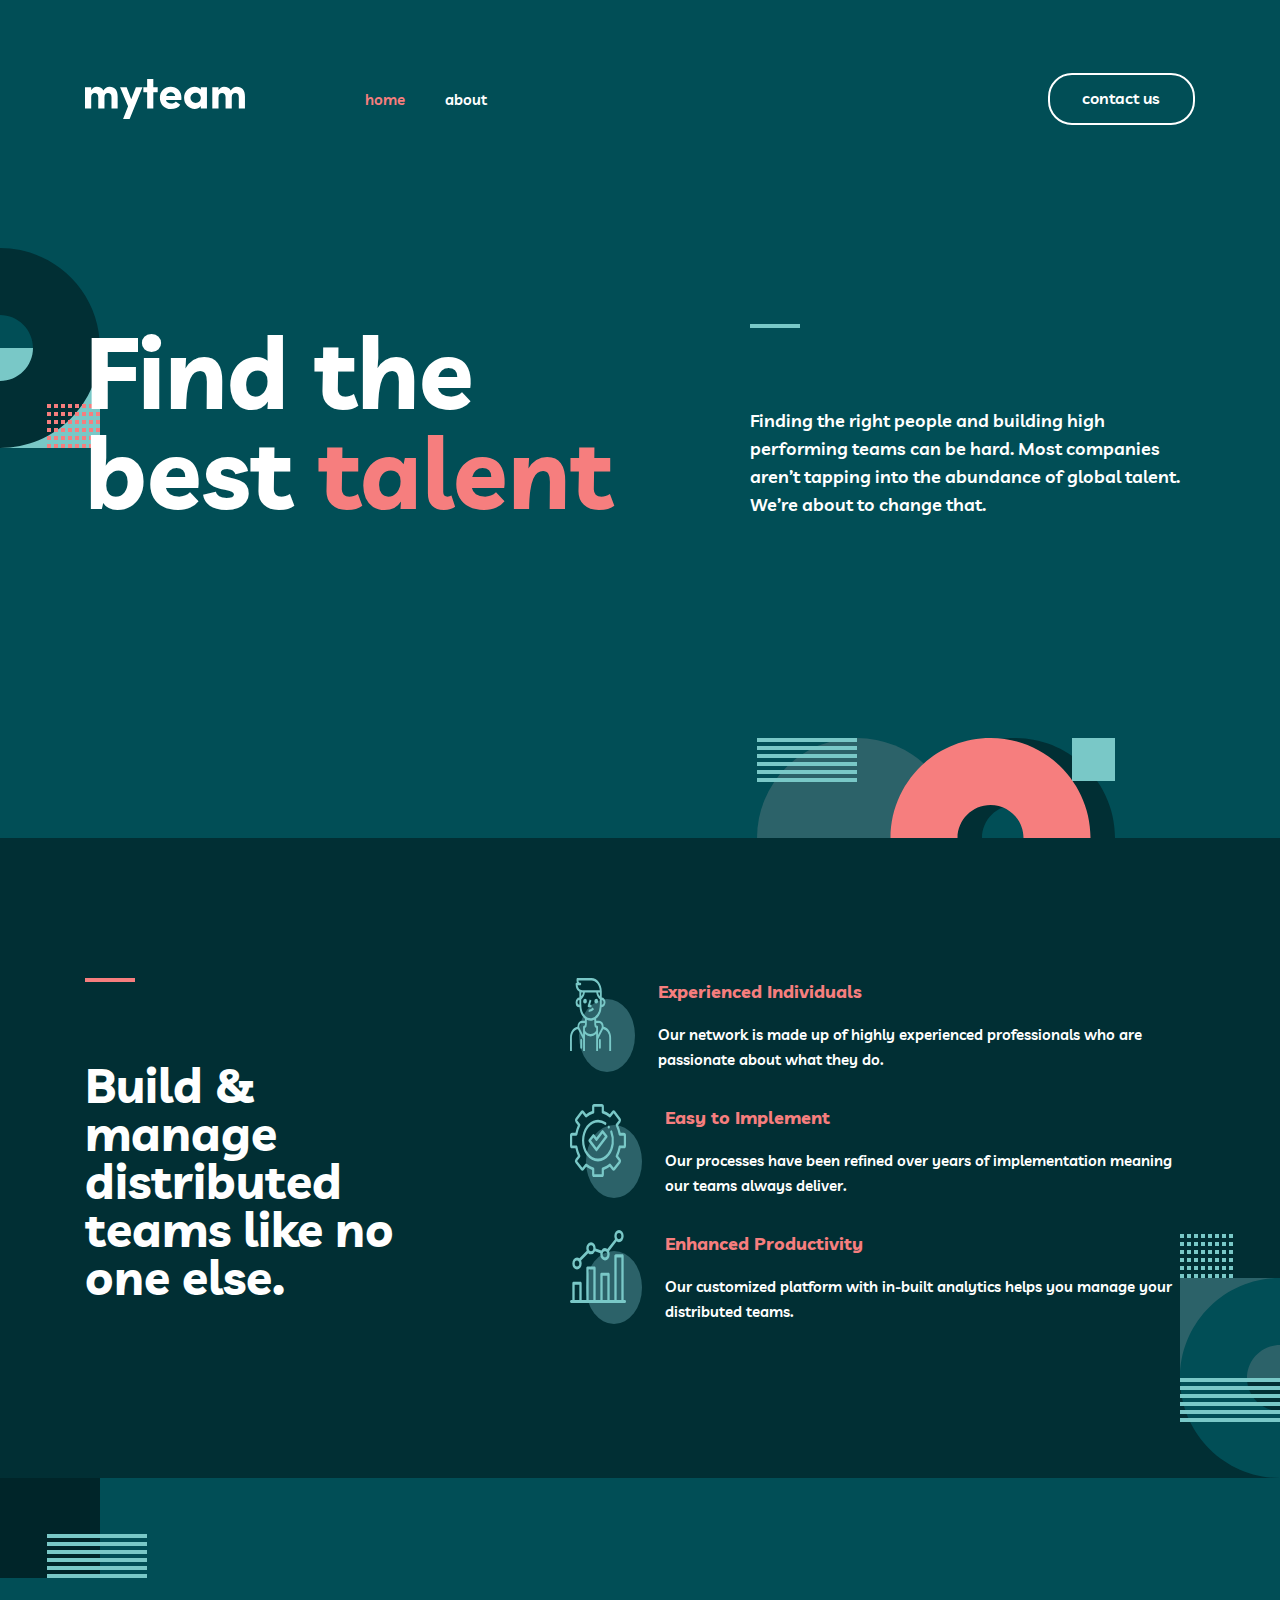
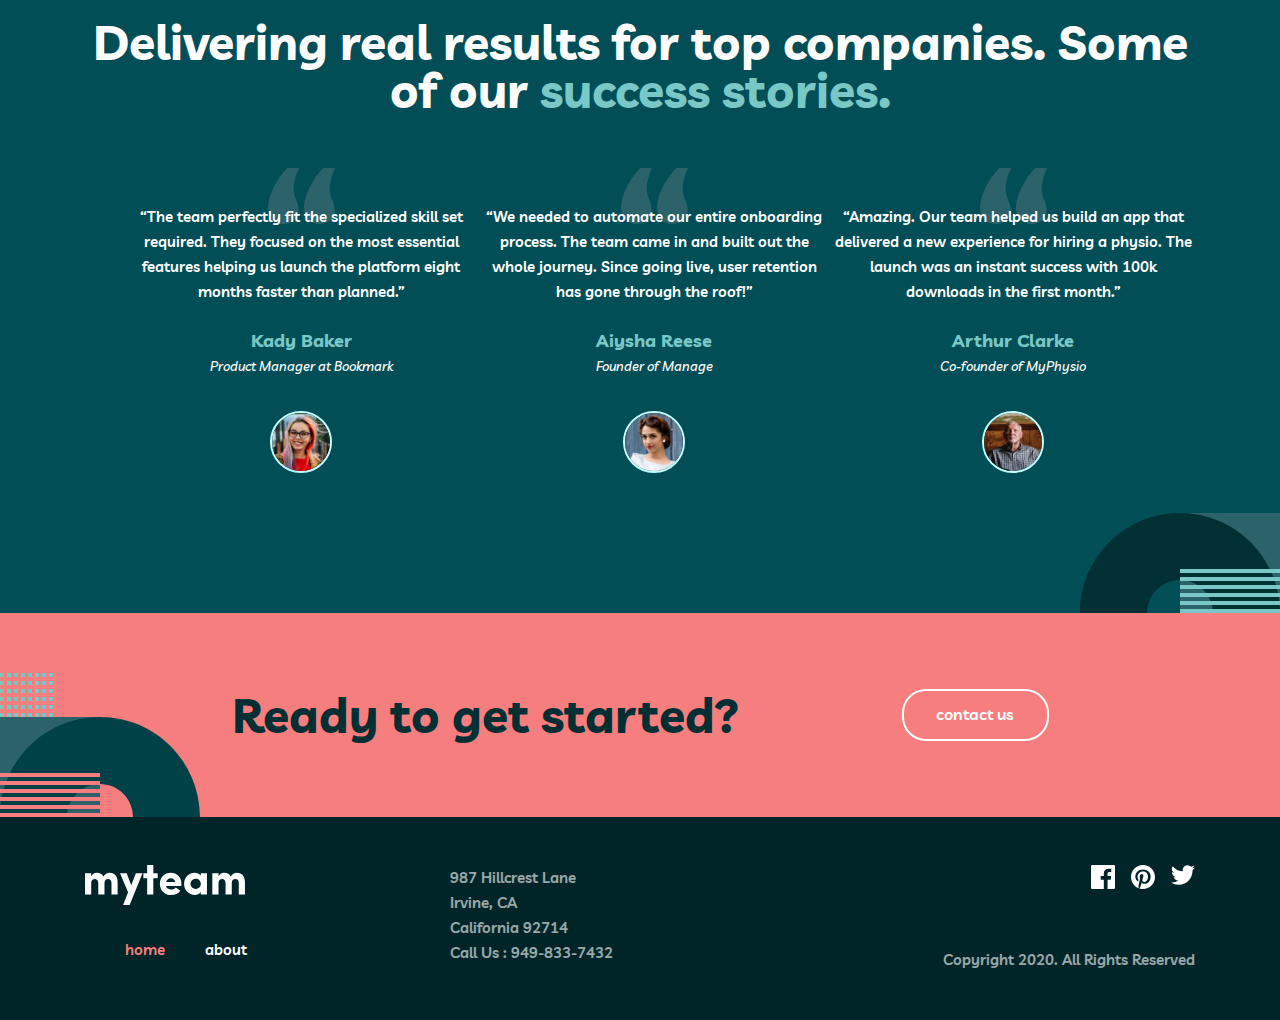
<file: index.html>
<!DOCTYPE html>
<html lang="en">
  <head>
    <meta charset="UTF-8" />
    <meta name="viewport" content="width=device-width, initial-scale=1.0" />
    <title>my team</title>

    <link rel="stylesheet" href="./css/index.css" />
  </head>
  <body>
    <!-- header start -->
    <header class="header">
      <div class="header-container container">
        <!-- logo -->
        <a href="#" class="site-logo">
          <img
            class="site-logo-image"
            src="./images/logo.svg"
            alt="myteam"
            width="160"
            height="40"
          />
        </a>
        <!-- nav -->
        <nav class="sitenav">
          <ul class="sitenav-list">
            <li class="sitenav-item">
              <a class="sitenav-link" href="#" id="active">home</a>
            </li>
            <li class="sitenav-item">
              <a class="sitenav-link" href="./pages/about.html">about</a>
            </li>
          </ul>
        </nav>

        <!-- Button/link -->
        <a class="btn btn-white header-btn" href="./pages/contact.html">
          contact us
        </a>
      </div>
    </header>
    <!-- header end -->

    <!-- Main start -->
    <main class="main">
      <section class="hero">
        <div class="hero-container container">
          <h1 class="hero-title">
            Find the best <span class="orange-text">talent</span>
          </h1>
          <div class="hero-description">
            <div class="divider blue-divider hero-divider"></div>
            <p class="hero-description-text">
              Finding the right people and building high performing teams can be
              hard. Most companies aren’t tapping into the abundance of global
              talent. We’re about to change that.
            </p>
          </div>
        </div>
      </section>

      <section class="service">
        <div class="service-container container">
          <div>
            <div class="divider orange-divider hero-divider"></div>
            <h2 class="service-title">
              Build & manage distributed teams like no one else.
            </h2>
          </div>
          <div class="div-service">
            <ul class="service-list">
              <li class="service-item">
                <img
                  class="service-icon"
                  src="./images/icon-person.svg"
                  alt="#"
                />
                <div class="service-content">
                  <h3 class="service-item-title orange-text">
                    Experienced Individuals
                  </h3>

                  <p class="service-description">
                    Our network is made up of highly experienced professionals
                    who are passionate about what they do.
                  </p>
                </div>
              </li>
              <li class="service-item">
                <img class="service-icon" src="./images/icon-cog.svg" alt="#" />
                <div class="service-content">
                  <h3 class="service-item-title orange-text">
                    Easy to Implement
                  </h3>
                  <p class="service-description">
                    Our processes have been refined over years of implementation
                    meaning our teams always deliver.
                  </p>
                </div>
              </li>
              <li class="service-item">
                <img
                  class="service-icon"
                  src="./images/icon-chart.svg"
                  alt="#"
                />
                <div class="service-content">
                  <h3 class="service-item-title orange-text">
                    Enhanced Productivity
                  </h3>
                  <p class="service-description">
                    Our customized platform with in-built analytics helps you
                    manage your distributed teams.
                  </p>
                </div>
              </li>
            </ul>
          </div>
        </div>
      </section>

      <section class="stories">
        <div class="stories-container container">
          <h2 class="stories-title">
            Delivering real results for top companies. Some of our
            <span class="blue-text">success stories.</span>
          </h2>
          <div class="stories-list-wrapper">
            <ul class="stories-list">
              <li class="stories-item">
                <p class="stories-description">
                  “The team perfectly fit the specialized skill set required.
                  They focused on the most essential features helping us launch
                  the platform eight months faster than planned.”
                </p>
                <div class="stories-item-content">
                  <h3 class="stories-owner-name blue-text">Kady Baker</h3>
                  <i class="stories-owner-job">Product Manager at Bookmark</i>
                </div>
                <img
                  class="stories-owner-image"
                  src="./images/avatar-kady.jpg"
                  alt=""
                  width="62"
                  height="62"
                />
              </li>
              <li class="stories-item">
                <p class="stories-description">
                  “We needed to automate our entire onboarding process. The team
                  came in and built out the whole journey. Since going live,
                  user retention has gone through the roof!”
                </p>
                <div class="stories-item-content">
                  <h3 class="stories-owner-name blue-text">Aiysha Reese</h3>
                  <i class="stories-owner-job">Founder of Manage</i>
                </div>
                <img
                  class="stories-owner-image"
                  src="./images/avatar-aiysha.jpg"
                  alt=""
                  width="62"
                  height="62"
                />
              </li>
              <li class="stories-item">
                <p class="stories-description">
                  “Amazing. Our team helped us build an app that delivered a new
                  experience for hiring a physio. The launch was an instant
                  success with 100k downloads in the first month.”
                </p>
                <div class="stories-item-content">
                  <h3 class="stories-owner-name blue-text">Arthur Clarke</h3>
                  <i class="stories-owner-job">Co-founder of MyPhysio</i>
                </div>
                <img
                  class="stories-owner-image"
                  src="./images/avatar-arthur.jpg"
                  alt=""
                  width="62"
                  height="62"
                />
              </li>
            </ul>
          </div>
        </div>
      </section>

      <section class="cta">
        <div class="cta-container container">
          <h2 class="cta-title">Ready to get started?</h2>
          <a class="btn btn-white cta-btn" href="./pages/contact.html"
            >contact us</a
          >
        </div>
      </section>
    </main>
    <!-- Main end -->

    <!-- foter start -->
    <foter class="foter">
      <div class="footer-container container">
        <div class="footer-nav">
          <!-- logo -->
          <a href="#" class="site-logo">
            <img
              class="site-logo-image"
              src="./images/logo.svg"
              alt="myteam"
              width="160"
              height="40"
            />
          </a>
          <!-- nav -->
          <nav class="sitenav">
            <ul class="sitenav-list">
              <li class="sitenav-item">
                <a class="sitenav-link" href="#" id="active">home</a>
              </li>
              <li class="sitenav-item">
                <a class="sitenav-link" href="#">about</a>
              </li>
            </ul>
          </nav>
        </div>

        <div class="footer-info">
          <address>
            987 Hillcrest Lane <br />
            Irvine, CA <br />
            California 92714 <br />
            Call Us :
            <a class="footer-tel" href="tel:949-833-7432">949-833-7432</a>
          </address>
        </div>
        <div class="footer-terms-and-links">
          <ul class="footer-links">
            <li class="footer-links-item">
              <a class="footer-links-link" href="#">
                <svg xmlns="http://www.w3.org/2000/svg" width="24" height="24">
                  <path
                    fill="#FFF"
                    d="M22.675 0H1.325C.593 0 0 .593 0 1.325v21.351C0 23.407.593 24 1.325 24H12.82v-9.294H9.692v-3.622h3.128V8.413c0-3.1 1.893-4.788 4.659-4.788 1.325 0 2.463.099 2.795.143v3.24l-1.918.001c-1.504 0-1.795.715-1.795 1.763v2.313h3.587l-.467 3.622h-3.12V24h6.116c.73 0 1.323-.593 1.323-1.325V1.325C24 .593 23.407 0 22.675 0z"
                  />
                </svg>
              </a>
            </li>
            <li class="footer-links-item">
              <a class="footer-links-link" href="#">
                <svg xmlns="http://www.w3.org/2000/svg" width="24" height="24">
                  <path
                    fill="#FFF"
                    d="M12 0C5.373 0 0 5.372 0 12c0 5.084 3.163 9.426 7.627 11.174-.105-.949-.2-2.405.042-3.441.218-.937 1.407-5.965 1.407-5.965s-.359-.719-.359-1.782c0-1.668.967-2.914 2.171-2.914 1.023 0 1.518.769 1.518 1.69 0 1.029-.655 2.568-.994 3.995-.283 1.194.599 2.169 1.777 2.169 2.133 0 3.772-2.249 3.772-5.495 0-2.873-2.064-4.882-5.012-4.882-3.414 0-5.418 2.561-5.418 5.207 0 1.031.397 2.138.893 2.738a.36.36 0 01.083.345l-.333 1.36c-.053.22-.174.267-.402.161-1.499-.698-2.436-2.889-2.436-4.649 0-3.785 2.75-7.262 7.929-7.262 4.163 0 7.398 2.967 7.398 6.931 0 4.136-2.607 7.464-6.227 7.464-1.216 0-2.359-.631-2.75-1.378l-.748 2.853c-.271 1.043-1.002 2.35-1.492 3.146C9.57 23.812 10.763 24 12 24c6.627 0 12-5.373 12-12 0-6.628-5.373-12-12-12z"
                  />
                </svg>
              </a>
            </li>
            <li class="footer-links-item">
              <a class="footer-links-link" href="#">
                <svg xmlns="http://www.w3.org/2000/svg" width="24" height="24">
                  <path
                    fill="#FFF"
                    d="M24 2.557a9.83 9.83 0 01-2.828.775A4.932 4.932 0 0023.337.608a9.864 9.864 0 01-3.127 1.195A4.916 4.916 0 0016.616.248c-3.179 0-5.515 2.966-4.797 6.045A13.978 13.978 0 011.671 1.149a4.93 4.93 0 001.523 6.574 4.903 4.903 0 01-2.229-.616c-.054 2.281 1.581 4.415 3.949 4.89a4.935 4.935 0 01-2.224.084 4.928 4.928 0 004.6 3.419A9.9 9.9 0 010 17.54a13.94 13.94 0 007.548 2.212c9.142 0 14.307-7.721 13.995-14.646A10.025 10.025 0 0024 2.557z"
                  />
                </svg>
              </a>
            </li>
          </ul>
          <p class="footer-terms">Copyright 2020. All Rights Reserved</p>
        </div>
      </div>
    </foter>
    <!-- foter end -->
  </body>
</html>
</file>
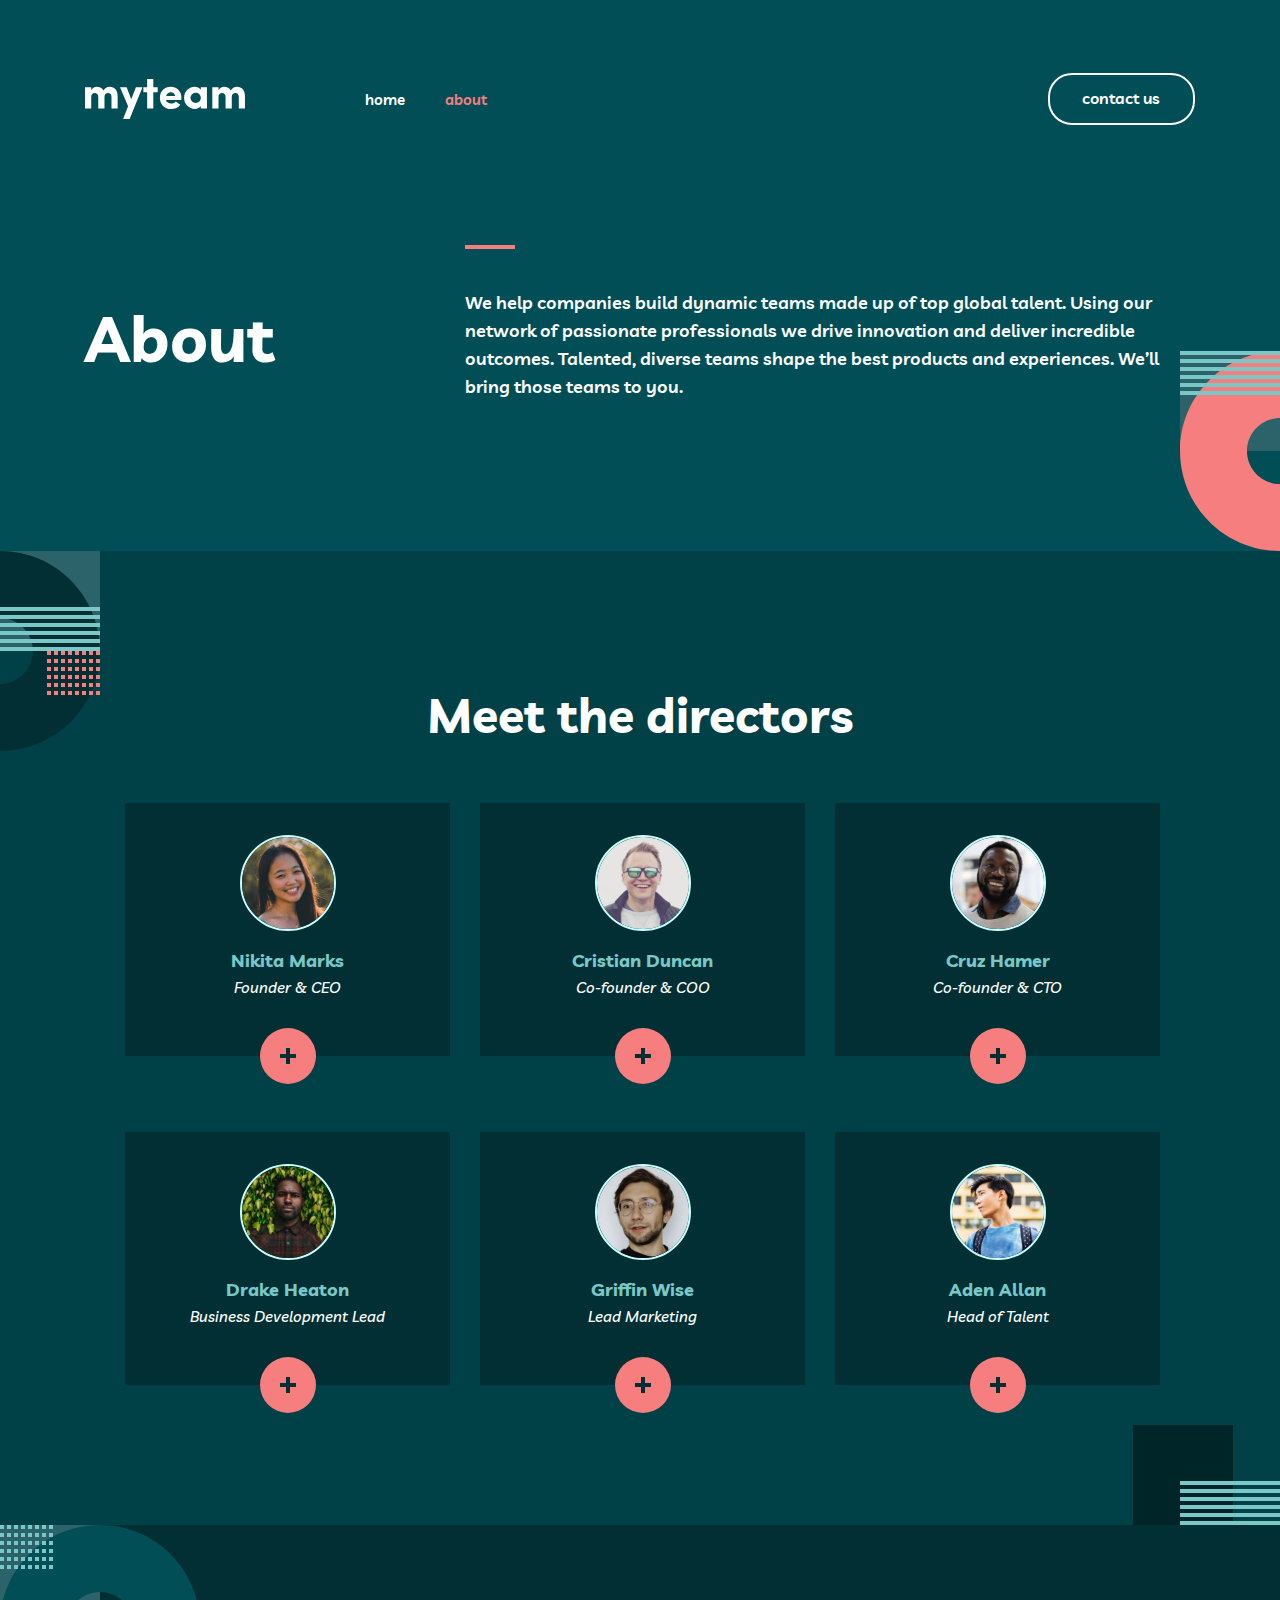
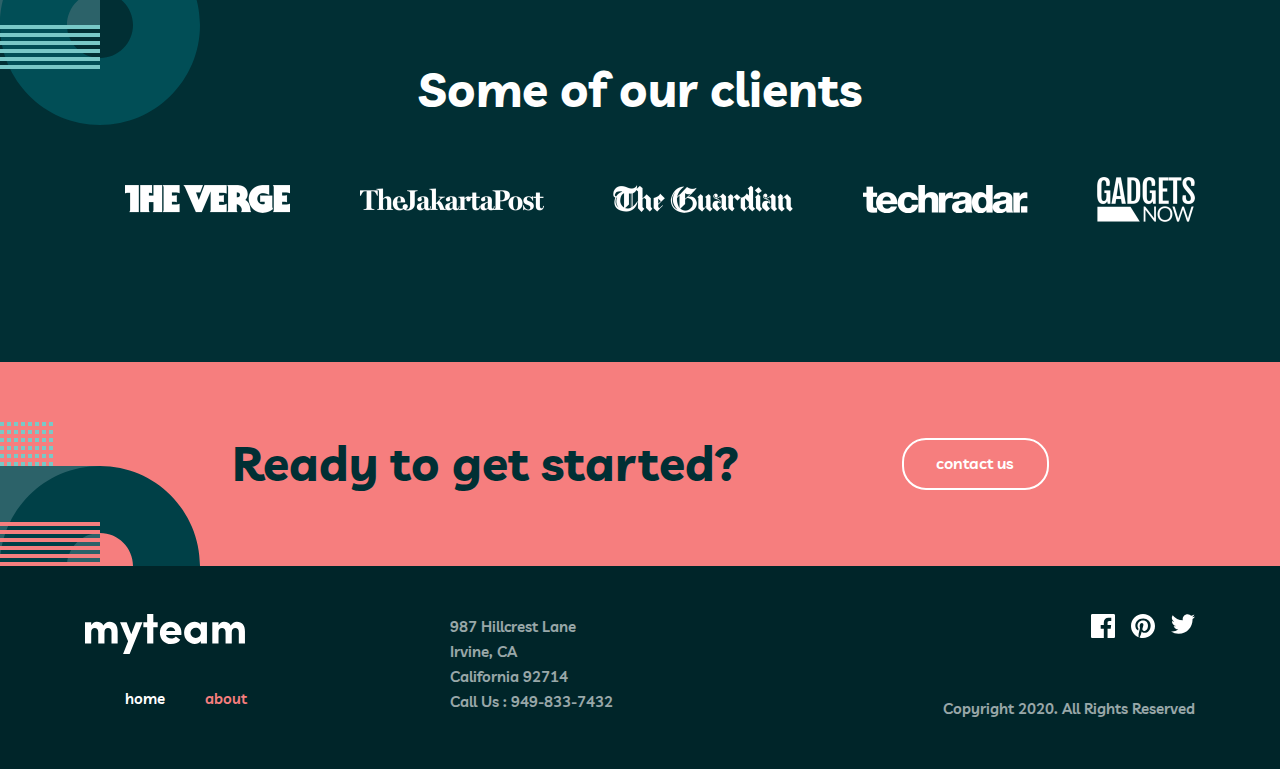
<file: pages/about.html>
<!DOCTYPE html>
<html lang="en">
  <head>
    <meta charset="UTF-8" />
    <meta name="viewport" content="width=device-width, initial-scale=1.0" />
    <title>Myteam | About</title>

    <link rel="stylesheet" href="../css/about.css" />
  </head>
  <body>
    <!-- HEADER START -->

    <header class="header">
      <div class="header-container container">
        <!-- logo -->
        <a href="#" class="site-logo">
          <img
            class="site-logo-image"
            src="../images/logo.svg"
            alt="myteam"
            width="160"
            height="40"
          />
        </a>
        <!-- nav -->
        <nav class="sitenav">
          <ul class="sitenav-list">
            <li class="sitenav-item">
              <a class="sitenav-link" href="../index.html">home</a>
            </li>
            <li class="sitenav-item">
              <a class="sitenav-link" href="#" id="active">about</a>
            </li>
          </ul>
        </nav>

        <!-- Button/link -->
        <a class="btn btn-white header-btn" href="./contact.html">
          contact us
        </a>
      </div>
    </header>
    <!--  HEADER END -->
    <!-- MAIN START -->
    <main class="main">
      <section class="hero">
        <div class="hero-container container">
          <h1 class="hero-title">About</h1>
          <div class="hero-content">
            <div class="divider hero-divider orange-divider"></div>
            <p class="hero-description">
              We help companies build dynamic teams made up of top global
              talent. Using our network of passionate professionals we drive
              innovation and deliver incredible outcomes. Talented, diverse
              teams shape the best products and experiences. We’ll bring those
              teams to you.
            </p>
          </div>
        </div>
      </section>

      <section class="directors">
        <div class="directors-contaner container">
          <h2 class="directors-title">Meet the directors</h2>
          <ul class="directors-list">
            <li class="directors-list-item">
              <img
                src="../images/avatar-nikita.jpg"
                alt="avatar"
                class="directors-item-avatar"
              />
              <h3 class="directors-item-title">Nikita Marks</h3>
              <i class="directors-item-level">Founder & CEO</i>
              <button class="direktors-item-show-info-btn">
                <img src="../images/icon-cross.svg" alt="" />
              </button>
            </li>
            <li class="directors-list-item">
              <img
                src="../images/avatar-christian.jpg"
                alt="avatar"
                class="directors-item-avatar"
              />
              <h3 class="directors-item-title">Cristian Duncan</h3>
              <i class="directors-item-level">Co-founder & COO</i>
              <button class="direktors-item-show-info-btn">
                <img src="../images/icon-cross.svg" alt="" />
              </button>
            </li>
            <li class="directors-list-item">
              <img
                src="../images/avatar-cruz.jpg"
                alt="avatar"
                class="directors-item-avatar"
              />
              <h3 class="directors-item-title">Cruz Hamer</h3>
              <i class="directors-item-level">Co-founder & CTO</i>
              <button class="direktors-item-show-info-btn">
                <img src="../images/icon-cross.svg" alt="" />
              </button>
            </li>
            <li class="directors-list-item">
              <img
                src="../images/avatar-drake.jpg"
                alt="avatar"
                class="directors-item-avatar"
              />
              <h3 class="directors-item-title">Drake Heaton</h3>
              <i class="directors-item-level">Business Development Lead</i>
              <button class="direktors-item-show-info-btn">
                <img src="../images/icon-cross.svg" alt="" />
              </button>
            </li>
            <li class="directors-list-item">
              <img
                src="../images/avatar-griffin.jpg"
                alt="avatar"
                class="directors-item-avatar"
              />
              <h3 class="directors-item-title">Griffin Wise</h3>
              <i class="directors-item-level">Lead Marketing</i>
              <button class="direktors-item-show-info-btn">
                <img src="../images/icon-cross.svg" alt="" />
              </button>
            </li>
            <li class="directors-list-item">
              <img
                src="../images/avatar-aden.jpg"
                alt="avatar"
                class="directors-item-avatar"
              />
              <h3 class="directors-item-title">Aden Allan</h3>
              <i class="directors-item-level">Head of Talent</i>
              <button class="direktors-item-show-info-btn">
                <img src="../images/icon-cross.svg" alt="" />
              </button>
            </li>
          </ul>
        </div>
      </section>

      <section class="clients">
        <div class="clients-container container">
          <h2 class="clients-title">Some of our clients</h2>
          <ul class="clients-logo-list">
            <li class="clients-logo-item">
              <img
                src="../images/logo-the-verge.png"
                alt=""
                width="165"
                height="28"
              />
            </li>
            <li class="clients-logo-item">
              <img
                src="../images/logo-jakarta-post.png"
                alt=""
                width="184"
                height="23"
              />
            </li>
            <li class="clients-logo-item">
              <img
                src="../images/logo-the-guardian.png"
                alt=""
                width="180"
                height="28"
              />
            </li>
            <li class="clients-logo-item">
              <img
                src="../images/logo-tech-radar.png"
                alt=""
                width="165"
                height="28"
              />
            </li>
            <li class="clients-logo-item">
              <img
                src="../images/logo-gadgets-now.png"
                alt=""
                width="98"
                height="45"
              />
            </li>
          </ul>
        </div>
      </section>

      <section class="cta">
        <div class="cta-container container">
          <h2 class="cta-title">Ready to get started?</h2>
          <a class="btn btn-white cta-btn" href="./contact.html">contact us</a>
        </div>
      </section>
    </main>
    <!-- MAIN END -->

    <!-- foter start -->
    <foter class="foter">
      <div class="footer-container container">
        <div class="footer-nav">
          <!-- logo -->
          <a href="#" class="site-logo">
            <img
              class="site-logo-image"
              src="../images/logo.svg"
              alt="myteam"
              width="160"
              height="40"
            />
          </a>
          <!-- nav -->
          <nav class="sitenav">
            <ul class="sitenav-list">
              <li class="sitenav-item">
                <a class="sitenav-link" href="../index.html">home</a>
              </li>
              <li class="sitenav-item">
                <a class="sitenav-link" href="#" id="active">about</a>
              </li>
            </ul>
          </nav>
        </div>

        <div class="footer-info">
          <address>
            987 Hillcrest Lane <br />
            Irvine, CA <br />
            California 92714 <br />
            Call Us :
            <a class="footer-tel" href="tel:949-833-7432">949-833-7432</a>
          </address>
        </div>
        <div class="footer-terms-and-links">
          <ul class="footer-links">
            <li class="footer-links-item">
              <a class="footer-links-link" href="#">
                <svg xmlns="http://www.w3.org/2000/svg" width="24" height="24">
                  <path
                    fill="#FFF"
                    d="M22.675 0H1.325C.593 0 0 .593 0 1.325v21.351C0 23.407.593 24 1.325 24H12.82v-9.294H9.692v-3.622h3.128V8.413c0-3.1 1.893-4.788 4.659-4.788 1.325 0 2.463.099 2.795.143v3.24l-1.918.001c-1.504 0-1.795.715-1.795 1.763v2.313h3.587l-.467 3.622h-3.12V24h6.116c.73 0 1.323-.593 1.323-1.325V1.325C24 .593 23.407 0 22.675 0z"
                  />
                </svg>
              </a>
            </li>
            <li class="footer-links-item">
              <a class="footer-links-link" href="#">
                <svg xmlns="http://www.w3.org/2000/svg" width="24" height="24">
                  <path
                    fill="#FFF"
                    d="M12 0C5.373 0 0 5.372 0 12c0 5.084 3.163 9.426 7.627 11.174-.105-.949-.2-2.405.042-3.441.218-.937 1.407-5.965 1.407-5.965s-.359-.719-.359-1.782c0-1.668.967-2.914 2.171-2.914 1.023 0 1.518.769 1.518 1.69 0 1.029-.655 2.568-.994 3.995-.283 1.194.599 2.169 1.777 2.169 2.133 0 3.772-2.249 3.772-5.495 0-2.873-2.064-4.882-5.012-4.882-3.414 0-5.418 2.561-5.418 5.207 0 1.031.397 2.138.893 2.738a.36.36 0 01.083.345l-.333 1.36c-.053.22-.174.267-.402.161-1.499-.698-2.436-2.889-2.436-4.649 0-3.785 2.75-7.262 7.929-7.262 4.163 0 7.398 2.967 7.398 6.931 0 4.136-2.607 7.464-6.227 7.464-1.216 0-2.359-.631-2.75-1.378l-.748 2.853c-.271 1.043-1.002 2.35-1.492 3.146C9.57 23.812 10.763 24 12 24c6.627 0 12-5.373 12-12 0-6.628-5.373-12-12-12z"
                  />
                </svg>
              </a>
            </li>
            <li class="footer-links-item">
              <a class="footer-links-link" href="#">
                <svg xmlns="http://www.w3.org/2000/svg" width="24" height="24">
                  <path
                    fill="#FFF"
                    d="M24 2.557a9.83 9.83 0 01-2.828.775A4.932 4.932 0 0023.337.608a9.864 9.864 0 01-3.127 1.195A4.916 4.916 0 0016.616.248c-3.179 0-5.515 2.966-4.797 6.045A13.978 13.978 0 011.671 1.149a4.93 4.93 0 001.523 6.574 4.903 4.903 0 01-2.229-.616c-.054 2.281 1.581 4.415 3.949 4.89a4.935 4.935 0 01-2.224.084 4.928 4.928 0 004.6 3.419A9.9 9.9 0 010 17.54a13.94 13.94 0 007.548 2.212c9.142 0 14.307-7.721 13.995-14.646A10.025 10.025 0 0024 2.557z"
                  />
                </svg>
              </a>
            </li>
          </ul>
          <p class="footer-terms">Copyright 2020. All Rights Reserved</p>
        </div>
      </div>
    </foter>
    <!-- foter end -->
  </body>
</html>
</file>
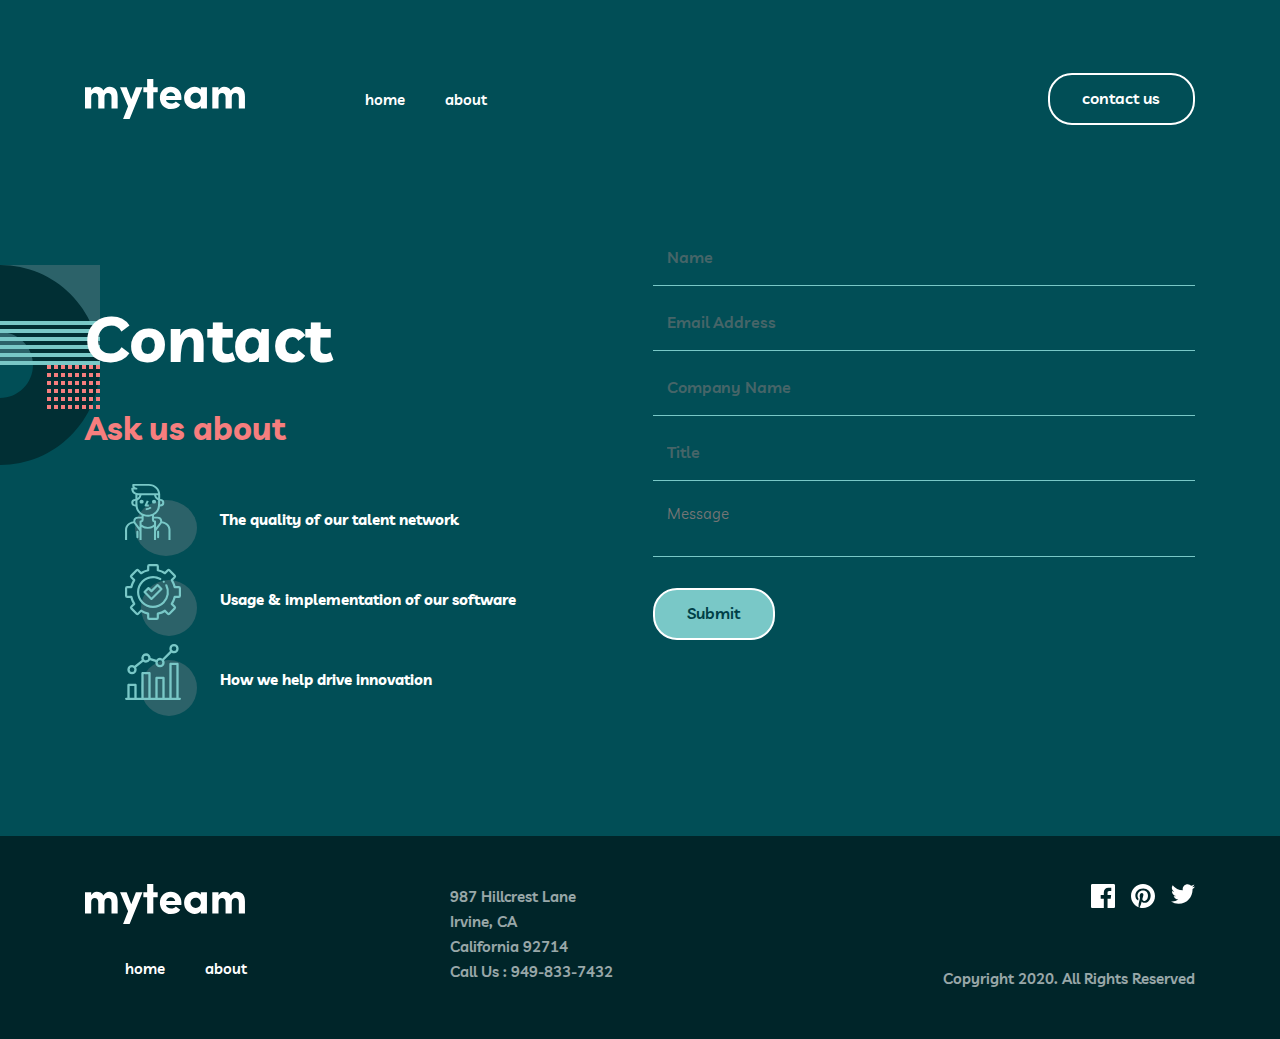
<file: pages/contact.html>
<!DOCTYPE html>
<html lang="en">
  <head>
    <meta charset="UTF-8" />
    <meta name="viewport" content="width=device-width, initial-scale=1.0" />
    <title>My team | Contact</title>
  </head>
  <body>
    <!DOCTYPE html>
    <html lang="en">
      <head>
        <meta charset="UTF-8" />
        <meta name="viewport" content="width=device-width, initial-scale=1.0" />
        <title>Myteam | About</title>

        <link rel="stylesheet" href="../css/contact.css" />
      </head>
      <body>
        <!-- HEADER START -->

        <header class="header">
          <div class="header-container container">
            <!-- logo -->
            <a href="#" class="site-logo">
              <img
                class="site-logo-image"
                src="../images/logo.svg"
                alt="myteam"
                width="160"
                height="40"
              />
            </a>
            <!-- nav -->
            <nav class="sitenav">
              <ul class="sitenav-list">
                <li class="sitenav-item">
                  <a class="sitenav-link" href="../index.html">home</a>
                </li>
                <li class="sitenav-item">
                  <a class="sitenav-link" href="./about.html">about</a>
                </li>
              </ul>
            </nav>

            <!-- Button/link -->
            <a class="btn btn-white header-btn" href="#"> contact us </a>
          </div>
        </header>
        <!--  HEADER END -->

        <!-- MAIN START -->
        <main class="main">
          <section class="hero">
            <div class="hero-container container">
              <div class="hero-content">
                <h1 class="hero-title">Contact</h1>
                <h2 class="hero-subtitle orange-text">Ask us about</h2>
                <ul class="hero-content-list">
                  <li class="hero-content-item">
                    <img
                      src="../images/icon-person.svg"
                      alt=""
                      width="72px"
                      height="72px"
                      class="hero-content-image"
                    />
                    <p class="hero-content-description">
                      The quality of our talent network
                    </p>
                  </li>
                  <li class="hero-content-item">
                    <img
                      src="../images/icon-cog.svg"
                      alt=""
                      class="hero-content-image"
                      width="72px"
                      height="72px"
                    />
                    <p class="hero-content-description">
                      Usage & implementation of our software
                    </p>
                  </li>
                  <li class="hero-content-item">
                    <img
                      src="../images/icon-chart.svg"
                      alt=""
                      class="hero-content-image"
                      width="72px"
                      height="72px"
                    />
                    <p class="hero-content-description">
                      How we help drive innovation
                    </p>
                  </li>
                </ul>
              </div>
              <div class="hero-form-wrapper">
                <form class="hero-form">
                  <div class="hero-form-control">
                    <input
                      class="hero-form-input"
                      type="text"
                      placeholder="Name"
                    />
                  </div>
                  <div class="hero-form-control">
                    <input
                      class="hero-form-input"
                      type="text"
                      placeholder="Email Address"
                    />
                  </div>
                  <div class="hero-form-control">
                    <input
                      class="hero-form-input"
                      type="text"
                      placeholder="Company Name"
                    />
                  </div>
                  <div class="hero-form-control">
                    <input
                      class="hero-form-input"
                      type="text"
                      placeholder="Title"
                    />
                  </div>
                  <div class="hero-form-control">
                    <textarea
                      class="hero-form-texteria"
                      name=""
                      id=""
                      placeholder="Message"
                    ></textarea>
                  </div>
                  <button class="btn btn-white hero-btn">Submit</button>
                </form>
              </div>
            </div>
          </section>
        </main>
        <!-- MAIN END -->

        <!-- foter start -->
        <foter class="foter">
          <div class="footer-container container">
            <div class="footer-nav">
              <!-- logo -->
              <a href="#" class="site-logo">
                <img
                  class="site-logo-image"
                  src="../images/logo.svg"
                  alt="myteam"
                  width="160"
                  height="40"
                />
              </a>
              <!-- nav -->
              <nav class="sitenav">
                <ul class="sitenav-list">
                  <li class="sitenav-item">
                    <a class="sitenav-link" href="../index.html">home</a>
                  </li>
                  <li class="sitenav-item">
                    <a class="sitenav-link" href="./about.html">about</a>
                  </li>
                </ul>
              </nav>
            </div>

            <div class="footer-info">
              <address>
                987 Hillcrest Lane <br />
                Irvine, CA <br />
                California 92714 <br />
                Call Us :
                <a class="footer-tel" href="tel:949-833-7432">949-833-7432</a>
              </address>
            </div>
            <div class="footer-terms-and-links">
              <ul class="footer-links">
                <li class="footer-links-item">
                  <a class="footer-links-link" href="#">
                    <svg
                      xmlns="http://www.w3.org/2000/svg"
                      width="24"
                      height="24"
                    >
                      <path
                        fill="#FFF"
                        d="M22.675 0H1.325C.593 0 0 .593 0 1.325v21.351C0 23.407.593 24 1.325 24H12.82v-9.294H9.692v-3.622h3.128V8.413c0-3.1 1.893-4.788 4.659-4.788 1.325 0 2.463.099 2.795.143v3.24l-1.918.001c-1.504 0-1.795.715-1.795 1.763v2.313h3.587l-.467 3.622h-3.12V24h6.116c.73 0 1.323-.593 1.323-1.325V1.325C24 .593 23.407 0 22.675 0z"
                      />
                    </svg>
                  </a>
                </li>
                <li class="footer-links-item">
                  <a class="footer-links-link" href="#">
                    <svg
                      xmlns="http://www.w3.org/2000/svg"
                      width="24"
                      height="24"
                    >
                      <path
                        fill="#FFF"
                        d="M12 0C5.373 0 0 5.372 0 12c0 5.084 3.163 9.426 7.627 11.174-.105-.949-.2-2.405.042-3.441.218-.937 1.407-5.965 1.407-5.965s-.359-.719-.359-1.782c0-1.668.967-2.914 2.171-2.914 1.023 0 1.518.769 1.518 1.69 0 1.029-.655 2.568-.994 3.995-.283 1.194.599 2.169 1.777 2.169 2.133 0 3.772-2.249 3.772-5.495 0-2.873-2.064-4.882-5.012-4.882-3.414 0-5.418 2.561-5.418 5.207 0 1.031.397 2.138.893 2.738a.36.36 0 01.083.345l-.333 1.36c-.053.22-.174.267-.402.161-1.499-.698-2.436-2.889-2.436-4.649 0-3.785 2.75-7.262 7.929-7.262 4.163 0 7.398 2.967 7.398 6.931 0 4.136-2.607 7.464-6.227 7.464-1.216 0-2.359-.631-2.75-1.378l-.748 2.853c-.271 1.043-1.002 2.35-1.492 3.146C9.57 23.812 10.763 24 12 24c6.627 0 12-5.373 12-12 0-6.628-5.373-12-12-12z"
                      />
                    </svg>
                  </a>
                </li>
                <li class="footer-links-item">
                  <a class="footer-links-link" href="#">
                    <svg
                      xmlns="http://www.w3.org/2000/svg"
                      width="24"
                      height="24"
                    >
                      <path
                        fill="#FFF"
                        d="M24 2.557a9.83 9.83 0 01-2.828.775A4.932 4.932 0 0023.337.608a9.864 9.864 0 01-3.127 1.195A4.916 4.916 0 0016.616.248c-3.179 0-5.515 2.966-4.797 6.045A13.978 13.978 0 011.671 1.149a4.93 4.93 0 001.523 6.574 4.903 4.903 0 01-2.229-.616c-.054 2.281 1.581 4.415 3.949 4.89a4.935 4.935 0 01-2.224.084 4.928 4.928 0 004.6 3.419A9.9 9.9 0 010 17.54a13.94 13.94 0 007.548 2.212c9.142 0 14.307-7.721 13.995-14.646A10.025 10.025 0 0024 2.557z"
                      />
                    </svg>
                  </a>
                </li>
              </ul>
              <p class="footer-terms">Copyright 2020. All Rights Reserved</p>
            </div>
          </div>
        </foter>
        <!-- foter end -->
      </body>
    </html>
  </body>
</html>
</file>
<file: css/index.css>
@import "./global.css";

/* hero start */

.hero {
  padding-top: 56px;
  padding-bottom: 250px;
  color: #ffffff;
  background-image: url("../images/bg-pattern-home-1.svg"),
    url("../images/bg-pattern-home-2.svg");
  background-repeat: no-repeat;
  background-position: left -100px top 50px, right 165px bottom;
}
.hero-container {
  display: flex;
  justify-content: space-between;
  align-items: center;
}

.hero-divider {
  margin-bottom: 79px;
}

.hero-title {
  font-size: 100px;
  line-height: 100px;
  width: 535px;
}

.hero-description {
  width: 100%;
  max-width: 445px;
}

.hero-description-text {
  font-size: 18px;
  line-height: 28px;
}
/* hero end */

/* service start  */

.div-service {
  display: flex;
  padding-bottom: 140px;
}
.service {
  background-color: #012f34;
  background-image: url("../images/bg-pattern-home-3.svg");
  background-repeat: no-repeat;
  background-position: right -100px bottom;
}

.service-container {
  display: flex;
  padding-top: 140px;
  padding-bottom: 14px;
}

.service-title {
  color: #ffffff;
  font-size: 48px;
  line-height: 48px;
  width: 445px;
  height: 144px;
  padding-right: 125px;
}

.service-list {
  display: flex;
  flex-direction: column;
  align-items: center;
  gap: 32px;
}

.service-item {
  display: flex;
  gap: 23px;
}

.service-item-title {
  color: #f67e7e;
  font-size: 18px;
  line-height: 28px;
  margin-bottom: 16px;
}

.service-description {
  color: #ffffff;
}
/* service end */
/* STORIES START */
.stories {
  padding-top: 140px;
  padding-bottom: 140px;
  background-image: url("../images/bg-pattern-home-4-about-3.svg"),
    url("../images/bg-pattern-home-5.svg");
  background-repeat: no-repeat;
  background-position: top left, bottom right;
  color: #ffffff;
}

.stories-container {
  display: flex;
  flex-direction: column;
  gap: 54px;
}

.stories-title {
  font-size: 48px;
  line-height: 48px;
  text-align: center;
  width: 100%;
  min-width: 932px;
  margin-right: auto;
  margin-left: auto;
}

.stories-list {
  display: flex;
  text-align: center;
}
.stories-item {
  display: flex;
  flex-direction: column;
  background-image: url("../images/icon-quotes.svg");
  background-repeat: no-repeat;
  background-position: top center;
  padding-top: 36px;
}
.stories-description {
  margin-bottom: 24px;
}
.stories-item-content {
  margin-bottom: 32px;
}
.stories-owner-name {
  font-size: 18px;
}
.stories-owner-job {
  font-weight: 500;
  font-size: 13px;
}
.stories-owner-image {
  align-self: center;
  border-radius: 50%;
  border: 2px solid #c4fffe;
}
/* STORIES END */
</file>
<file: css/about.css>
@import "./global.css";
/* HERO STERT */
.hero {
  padding-top: 47px;
  padding-bottom: 120px;
  color: #ffffff;
  background-image: url("../images/bg-pattern-about-1-mobile-nav-1.svg");
  background-repeat: no-repeat;
  background-position: right -100px bottom;
}
.hero-container {
  display: flex;
  justify-content: space-between;
}

.hero-title {
  font-size: 64px;
  line-height: 100px;
  align-items: center;
}

.hero-content {
  width: 100%;
  max-width: 730px;
}

.hero-divider {
  margin-bottom: 40px;
}

.hero-description {
  font-size: 18px;
  line-height: 28px;
}
/* HERO END */

/* directors start */

.directors {
  padding-top: 140px;
  padding-bottom: 140px;
  color: #ffffff;
  background-color: #004047;
  background-image: url("../images/bg-pattern-about-2-contact-1.svg"),
    url("../images/bg-pattern-home-4-about-3.svg");
  background-repeat: no-repeat;
  background-position: top left -100px, bottom right;
}
.directors-contaner {
}

.directors-title {
  font-size: 48px;
  line-height: 48px;
  text-align: center;
  margin-bottom: 64px;
}
.directors-list {
  display: flex;
  row-gap: 76px;
  column-gap: 30px;
  flex-wrap: wrap;
}
.directors-list-item {
  background-color: #012f34;
  width: 100%;
  max-width: 325px;
  padding: 32px 24px 0 24px;
  flex-shrink: 0;
  display: flex;
  flex-direction: column;
  align-items: center;
}

.directors-item-avatar {
  width: 96px;
  height: 96px;
  border-radius: 50%;
  border: 2px solid #c4fffe;
  margin-bottom: 16px;
}
.directors-item-title {
  font-size: 18px;
  line-height: 28px;
  color: #79c8c7;
}
.directors-item-level {
  font-size: 15px;
  font-weight: 500;
}
.direktors-item-show-info-btn {
  background-color: #f67e7e;
  width: 56px;
  height: 56px;
  display: flex;
  justify-content: center;
  align-items: center;
  border-radius: 50%;
  border: 0;
  cursor: pointer;
  margin-top: 28px;
  margin-bottom: -28px;
}

/* directors end */

/* clients start */

.clients {
  padding-top: 140px;
  padding-bottom: 140px;
  background-color: #012f34;
  color: #ffffff;
  background-image: url("../images/bg-pattern-about-4.svg");
  background-repeat: no-repeat;
  background-position: top left;
}
.clients-container {
}
.container {
}
.clients-title {
  font-size: 48px;
  line-height: 48px;
  text-align: center;
  margin-bottom: 64px;
}
.clients-logo-list {
  display: flex;
  justify-content: space-between;
  align-items: center;
}
.clients-logo-item {
}

/* clients end */
</file>
<file: css/contact.css>
@import "./global.css";
.hero {
  padding-top: 47px;
  padding-bottom: 120px;
  color: #ffffff;
  background-image: url("../images/bg-pattern-about-2-contact-1.svg");
  background-repeat: no-repeat;
  background-position: top 67px left -100px;
}
.hero-container {
  display: flex;
  justify-content: space-between;
}

.hero-title {
  font-size: 64px;
  line-height: 100px;
  margin-bottom: 16px;
}
.hero-subtitle {
  font-size: 32px;
  line-height: 48px;
  margin-bottom: 32px;
}
.hero-content-list {
  display: flex;
  flex-direction: column;
  gap: 8px;
}
.hero-content-item {
  display: flex;
  gap: 23px;
  align-items: center;
}

.hero-content-description {
  font-weight: 700;
}

.hero-form-wrapper {
  width: 100%;
  max-width: 542px;
}

.hero-form {
  width: 100%;
  display: flex;
  flex-direction: column;
  align-items: flex-start;
  gap: 24px;
}
input {
  background-color: transparent;
  border: 0;
}

.hero-form-control {
  width: 100%;
}
.hero-form-control:last-child {
  margin-bottom: 24px;
}
.hero-form-input {
  width: 100%;
  border-bottom: 1px solid #79c8c7;
  color: #ffffff;
  padding: 0 0 16px 14px;
  font-size: 16px;
  line-height: 24px;
  letter-spacing: -0.12px;
  font-weight: 600;
}

.hero-form-input::placeholder {
  opacity: 0.6;
}
.hero-form-texteria {
  width: 100%;
  background-color: transparent;
  border: 0;
  color: #ffffff;
  resize: none;
  border-bottom: 1px solid #79c8c7;
  padding: 0 0 16px 14px;
}

.hero-form-input:focus,
.hero-form-texteria {
  outline: none;
}

.hero-btn {
  cursor: pointer;
  color: #004047;
}

.hero-btn {
  background-color: #79c8c7;
  color: #004047;
}
</file>
